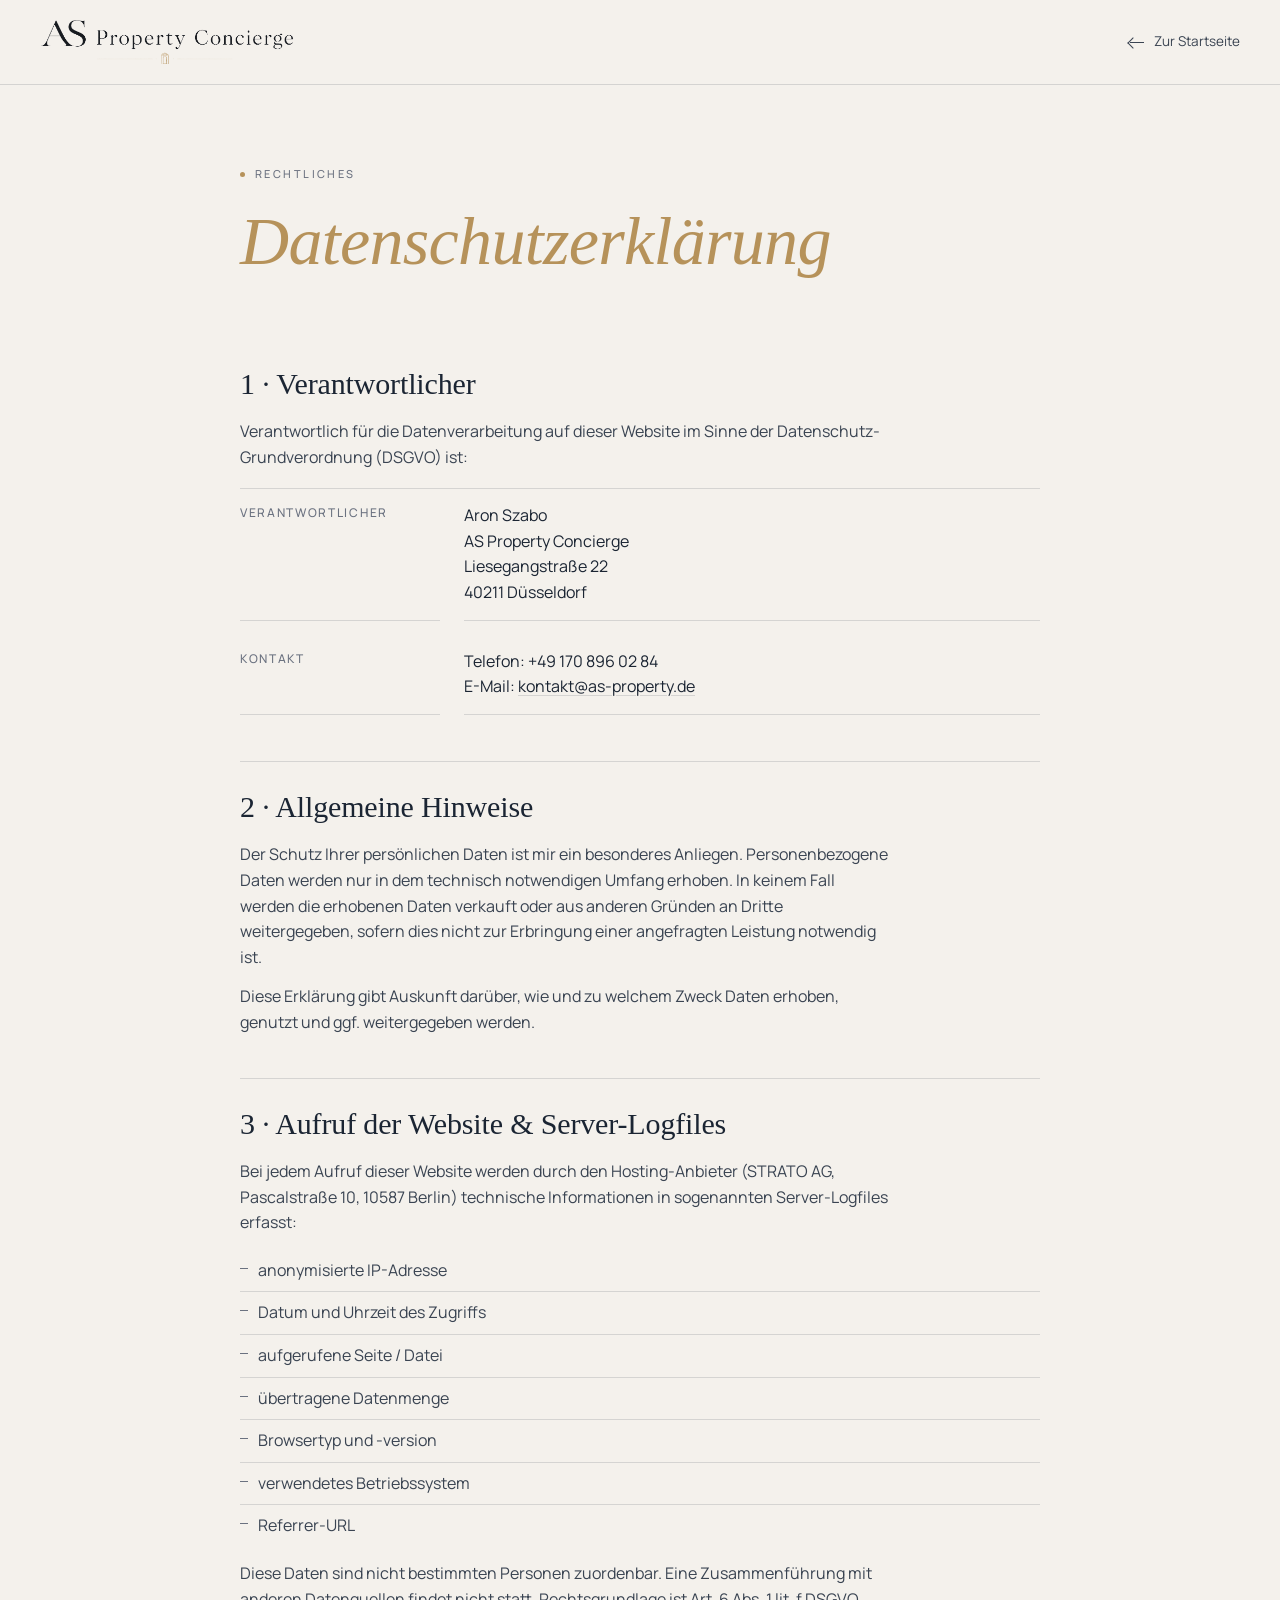
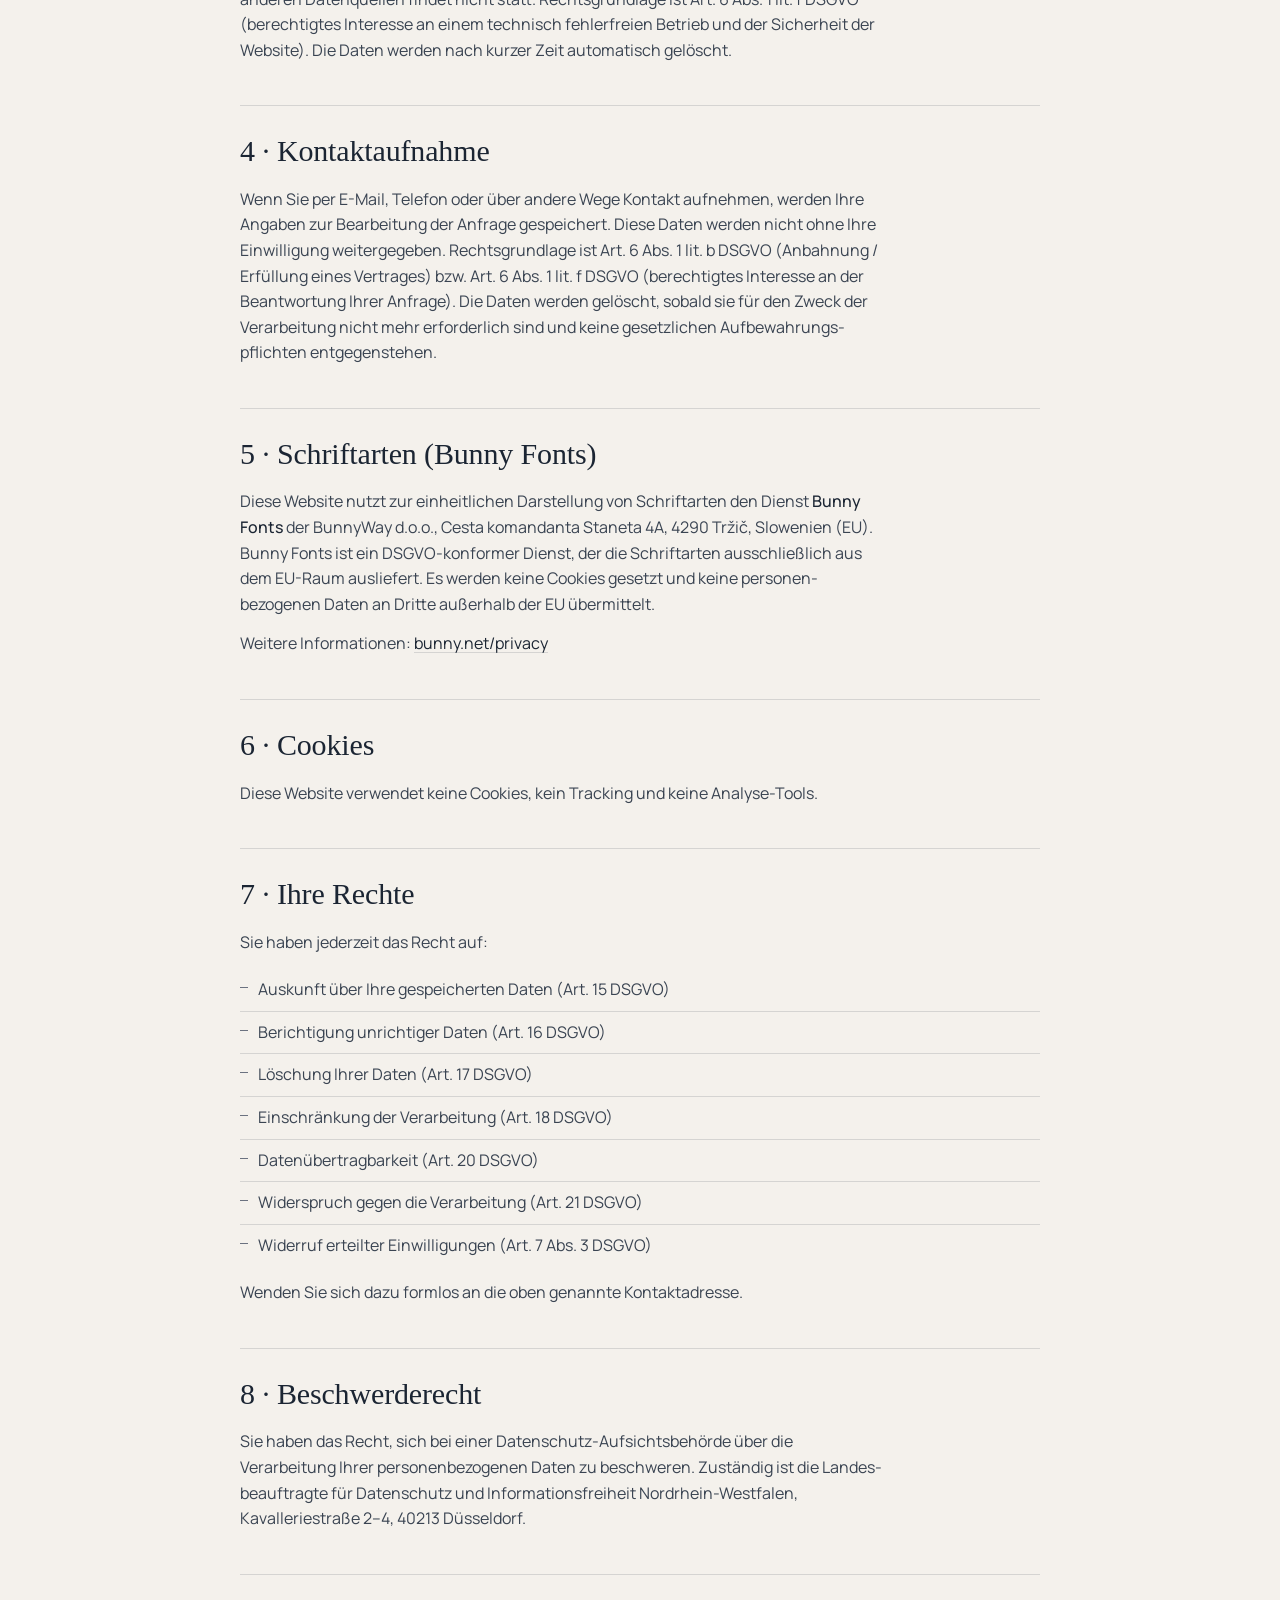
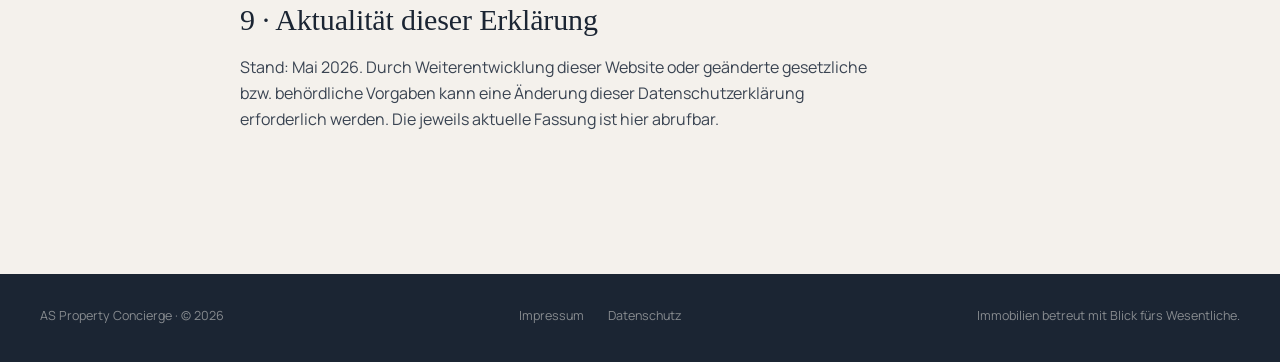
<file: datenschutz.html>
<!doctype html>
<html lang="de">
<head>
<meta charset="utf-8" />
<meta name="viewport" content="width=device-width, initial-scale=1" />
<title>Datenschutzerklärung · AS Property Concierge</title>
<meta name="robots" content="noindex, follow" />
<link rel="preconnect" href="https://fonts.bunny.net" crossorigin>
<link rel="stylesheet" href="https://fonts.bunny.net/css?family=cormorant-garamond:300,400,400i,500&family=manrope:300,400,500,600&display=swap">
<link rel="stylesheet" href="legal.css">
</head>
<body>

<nav class="nav">
  <div class="nav-inner">
    <a class="brand" href="index.html" aria-label="AS Property Concierge">
      <img src="assets/logo.png" alt="AS Property Concierge" />
    </a>
    <a class="nav-back" href="index.html"><span class="arr"></span> Zur Startseite</a>
  </div>
</nav>

<header class="page-header">
  <div class="wrap">
    <div class="eyebrow"><span class="dot"></span>Rechtliches</div>
    <h1><span class="it">Datenschutz­erklärung</span></h1>
  </div>
</header>

<main>
  <div class="wrap">

    <section>
      <h2>1 · Verantwortlicher</h2>
      <p>
        Verantwortlich für die Datenverarbeitung auf dieser Website im Sinne der Datenschutz-Grund­verordnung (DSGVO) ist:
      </p>
      <div class="kv">
        <div class="k">Verantwortlicher</div><div class="v">Aron Szabo<br>AS Property Concierge<br>Liesegangstraße 22<br>40211 Düsseldorf</div>
        <div class="k">Kontakt</div><div class="v">Telefon: +49 170 896 02 84<br>E-Mail: <a href="mailto:kontakt@as-property.de">kontakt@as-property.de</a></div>
      </div>
    </section>

    <section>
      <h2>2 · Allgemeine Hinweise</h2>
      <p>
        Der Schutz Ihrer persönlichen Daten ist mir ein besonderes Anliegen. Personen­bezogene Daten werden nur in dem technisch notwendigen Umfang erhoben. In keinem Fall werden die erhobenen Daten verkauft oder aus anderen Gründen an Dritte weitergegeben, sofern dies nicht zur Erbringung einer angefragten Leistung notwendig ist.
      </p>
      <p>
        Diese Erklärung gibt Auskunft darüber, wie und zu welchem Zweck Daten erhoben, genutzt und ggf. weitergegeben werden.
      </p>
    </section>

    <section>
      <h2>3 · Aufruf der Website &amp; Server-Logfiles</h2>
      <p>
        Bei jedem Aufruf dieser Website werden durch den Hosting-Anbieter (STRATO AG, Pascalstraße 10, 10587 Berlin) technische Informationen in sogenannten Server-Logfiles erfasst:
      </p>
      <ul class="clean">
        <li>anonymisierte IP-Adresse</li>
        <li>Datum und Uhrzeit des Zugriffs</li>
        <li>aufgerufene Seite / Datei</li>
        <li>übertragene Datenmenge</li>
        <li>Browsertyp und -version</li>
        <li>verwendetes Betriebssystem</li>
        <li>Referrer-URL</li>
      </ul>
      <p>
        Diese Daten sind nicht bestimmten Personen zuordenbar. Eine Zusammen­führung mit anderen Datenquellen findet nicht statt. Rechts­grundlage ist Art. 6 Abs. 1 lit. f DSGVO (berechtigtes Interesse an einem technisch fehlerfreien Betrieb und der Sicherheit der Website). Die Daten werden nach kurzer Zeit automatisch gelöscht.
      </p>
    </section>

    <section>
      <h2>4 · Kontaktaufnahme</h2>
      <p>
        Wenn Sie per E-Mail, Telefon oder über andere Wege Kontakt aufnehmen, werden Ihre Angaben zur Bearbeitung der Anfrage gespeichert. Diese Daten werden nicht ohne Ihre Einwilligung weitergegeben. Rechts­grundlage ist Art. 6 Abs. 1 lit. b DSGVO (Anbahnung / Erfüllung eines Vertrages) bzw. Art. 6 Abs. 1 lit. f DSGVO (berechtigtes Interesse an der Beantwortung Ihrer Anfrage). Die Daten werden gelöscht, sobald sie für den Zweck der Verarbeitung nicht mehr erforderlich sind und keine gesetzlichen Aufbewahrungs­pflichten entgegenstehen.
      </p>
    </section>

    <section>
      <h2>5 · Schriftarten (Bunny Fonts)</h2>
      <p>
        Diese Website nutzt zur einheitlichen Darstellung von Schriftarten den Dienst <strong>Bunny Fonts</strong> der BunnyWay d.o.o., Cesta komandanta Staneta 4A, 4290 Tržič, Slowenien (EU). Bunny Fonts ist ein DSGVO-konformer Dienst, der die Schriftarten ausschließlich aus dem EU-Raum ausliefert. Es werden keine Cookies gesetzt und keine personen­bezogenen Daten an Dritte außerhalb der EU übermittelt.
      </p>
      <p>
        Weitere Informationen: <a href="https://bunny.net/privacy" target="_blank" rel="noopener">bunny.net/privacy</a>
      </p>
    </section>

    <section>
      <h2>6 · Cookies</h2>
      <p>
        Diese Website verwendet keine Cookies, kein Tracking und keine Analyse-Tools.
      </p>
    </section>

    <section>
      <h2>7 · Ihre Rechte</h2>
      <p>Sie haben jederzeit das Recht auf:</p>
      <ul class="clean">
        <li>Auskunft über Ihre gespeicherten Daten (Art. 15 DSGVO)</li>
        <li>Berichtigung unrichtiger Daten (Art. 16 DSGVO)</li>
        <li>Löschung Ihrer Daten (Art. 17 DSGVO)</li>
        <li>Einschränkung der Verarbeitung (Art. 18 DSGVO)</li>
        <li>Datenübertragbarkeit (Art. 20 DSGVO)</li>
        <li>Widerspruch gegen die Verarbeitung (Art. 21 DSGVO)</li>
        <li>Widerruf erteilter Einwilligungen (Art. 7 Abs. 3 DSGVO)</li>
      </ul>
      <p>
        Wenden Sie sich dazu formlos an die oben genannte Kontaktadresse.
      </p>
    </section>

    <section>
      <h2>8 · Beschwerderecht</h2>
      <p>
        Sie haben das Recht, sich bei einer Datenschutz-Aufsichts­behörde über die Verarbeitung Ihrer personen­bezogenen Daten zu beschweren. Zuständig ist die Landes­beauftragte für Datenschutz und Informations­freiheit Nordrhein-Westfalen, Kavalleriestraße 2–4, 40213 Düsseldorf.
      </p>
    </section>

    <section>
      <h2>9 · Aktualität dieser Erklärung</h2>
      <p>
        Stand: Mai 2026. Durch Weiter­entwicklung dieser Website oder geänderte gesetzliche bzw. behördliche Vorgaben kann eine Änderung dieser Datenschutz­erklärung erforderlich werden. Die jeweils aktuelle Fassung ist hier abrufbar.
      </p>
    </section>

  </div>
</main>

<footer>
  <div class="foot-inner">
    <div>AS Property Concierge · © 2026</div>
    <div class="foot-links">
      <a href="impressum.html">Impressum</a>
      <a href="datenschutz.html">Datenschutz</a>
    </div>
    <div>Immobilien betreut mit Blick fürs Wesentliche.</div>
  </div>
</footer>

</body>
</html>
</file>
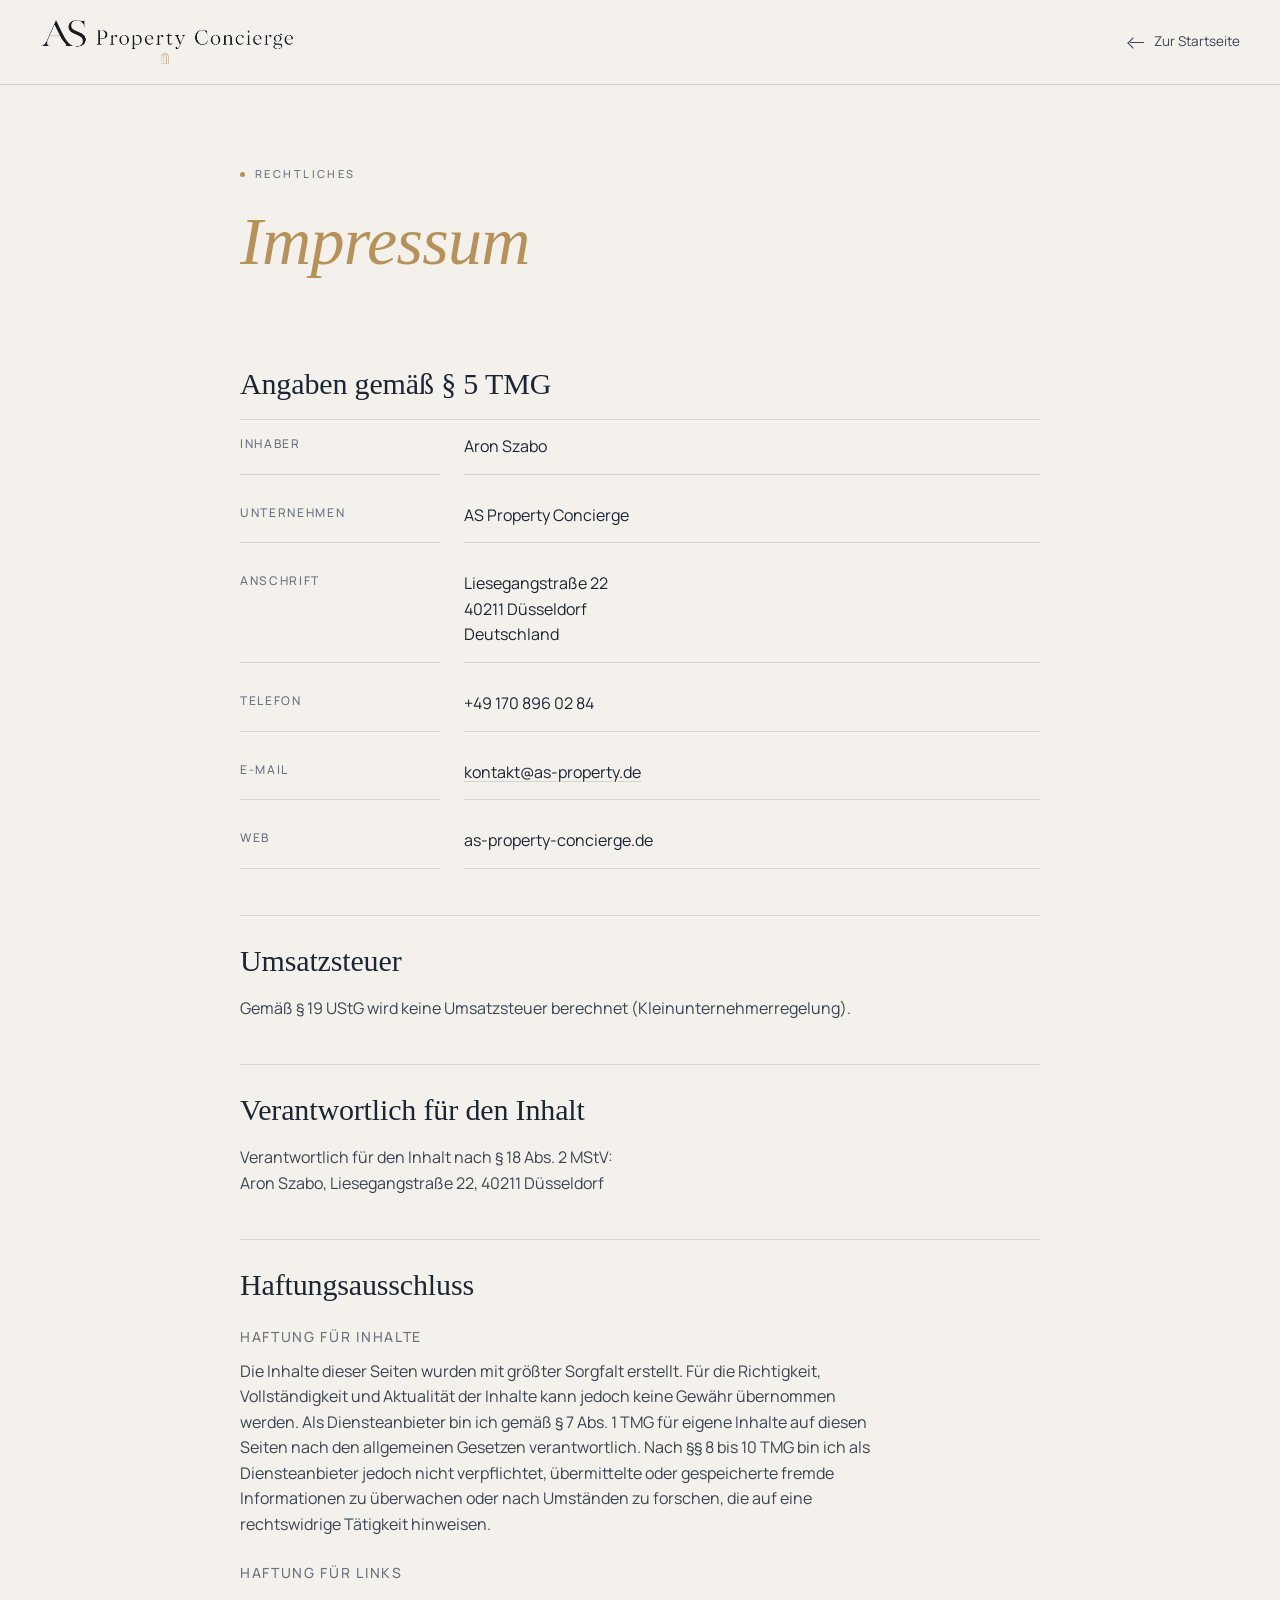
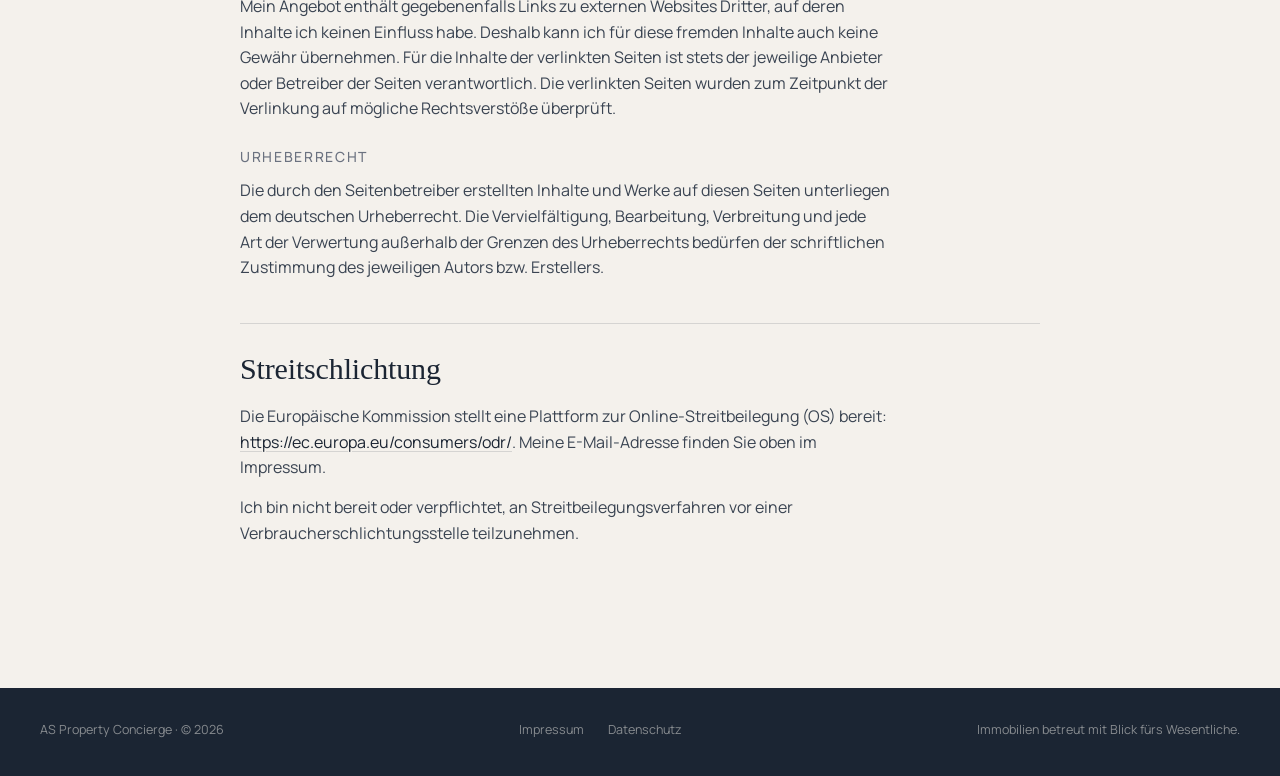
<file: impressum.html>
<!doctype html>
<html lang="de">
<head>
<meta charset="utf-8" />
<meta name="viewport" content="width=device-width, initial-scale=1" />
<title>Impressum · AS Property Concierge</title>
<meta name="robots" content="noindex, follow" />
<link rel="preconnect" href="https://fonts.bunny.net" crossorigin>
<link rel="stylesheet" href="https://fonts.bunny.net/css?family=cormorant-garamond:300,400,400i,500&family=manrope:300,400,500,600&display=swap">
<link rel="stylesheet" href="legal.css">
</head>
<body>

<nav class="nav">
  <div class="nav-inner">
    <a class="brand" href="index.html" aria-label="AS Property Concierge">
      <img src="assets/logo.png" alt="AS Property Concierge" />
    </a>
    <a class="nav-back" href="index.html"><span class="arr"></span> Zur Startseite</a>
  </div>
</nav>

<header class="page-header">
  <div class="wrap">
    <div class="eyebrow"><span class="dot"></span>Rechtliches</div>
    <h1><span class="it">Impressum</span></h1>
  </div>
</header>

<main>
  <div class="wrap">

    <section>
      <h2>Angaben gemäß § 5 TMG</h2>
      <div class="kv">
        <div class="k">Inhaber</div><div class="v">Aron Szabo</div>
        <div class="k">Unternehmen</div><div class="v">AS Property Concierge</div>
        <div class="k">Anschrift</div><div class="v">Liesegangstraße 22<br>40211 Düsseldorf<br>Deutschland</div>
        <div class="k">Telefon</div><div class="v">+49 170 896 02 84</div>
        <div class="k">E-Mail</div><div class="v"><a href="mailto:kontakt@as-property.de">kontakt@as-property.de</a></div>
        <div class="k">Web</div><div class="v">as-property-concierge.de</div>
      </div>
    </section>

    <section>
      <h2>Umsatzsteuer</h2>
      <p>
        Gemäß § 19 UStG wird keine Umsatzsteuer berechnet (Kleinunternehmer­regelung).
      </p>
    </section>

    <section>
      <h2>Verantwortlich für den Inhalt</h2>
      <p>
        Verantwortlich für den Inhalt nach § 18 Abs. 2 MStV:<br>
        Aron Szabo, Liesegangstraße 22, 40211 Düsseldorf
      </p>
    </section>

    <section>
      <h2>Haftungsausschluss</h2>

      <h3>Haftung für Inhalte</h3>
      <p>
        Die Inhalte dieser Seiten wurden mit größter Sorgfalt erstellt. Für die Richtigkeit, Vollständigkeit und Aktualität der Inhalte kann jedoch keine Gewähr übernommen werden. Als Diensteanbieter bin ich gemäß § 7 Abs. 1 TMG für eigene Inhalte auf diesen Seiten nach den allgemeinen Gesetzen verantwortlich. Nach §§ 8 bis 10 TMG bin ich als Diensteanbieter jedoch nicht verpflichtet, übermittelte oder gespeicherte fremde Informationen zu überwachen oder nach Umständen zu forschen, die auf eine rechtswidrige Tätigkeit hinweisen.
      </p>

      <h3>Haftung für Links</h3>
      <p>
        Mein Angebot enthält gegebenenfalls Links zu externen Websites Dritter, auf deren Inhalte ich keinen Einfluss habe. Deshalb kann ich für diese fremden Inhalte auch keine Gewähr übernehmen. Für die Inhalte der verlinkten Seiten ist stets der jeweilige Anbieter oder Betreiber der Seiten verantwortlich. Die verlinkten Seiten wurden zum Zeitpunkt der Verlinkung auf mögliche Rechtsverstöße überprüft.
      </p>

      <h3>Urheberrecht</h3>
      <p>
        Die durch den Seitenbetreiber erstellten Inhalte und Werke auf diesen Seiten unterliegen dem deutschen Urheberrecht. Die Vervielfältigung, Bearbeitung, Verbreitung und jede Art der Verwertung außerhalb der Grenzen des Urheberrechts bedürfen der schriftlichen Zustimmung des jeweiligen Autors bzw. Erstellers.
      </p>
    </section>

    <section>
      <h2>Streitschlichtung</h2>
      <p>
        Die Europäische Kommission stellt eine Plattform zur Online-Streitbeilegung (OS) bereit: <a href="https://ec.europa.eu/consumers/odr/" target="_blank" rel="noopener">https://ec.europa.eu/consumers/odr/</a>. Meine E-Mail-Adresse finden Sie oben im Impressum.
      </p>
      <p>
        Ich bin nicht bereit oder verpflichtet, an Streitbeilegungs­verfahren vor einer Verbraucher­schlichtungs­stelle teilzunehmen.
      </p>
    </section>

  </div>
</main>

<footer>
  <div class="foot-inner">
    <div>AS Property Concierge · © 2026</div>
    <div class="foot-links">
      <a href="impressum.html">Impressum</a>
      <a href="datenschutz.html">Datenschutz</a>
    </div>
    <div>Immobilien betreut mit Blick fürs Wesentliche.</div>
  </div>
</footer>

</body>
</html>
</file>
<file: legal.css>
/* Shared styles for legal pages (Impressum, Datenschutz) */
:root{
  --paper:#F4F1EC;
  --paper-2:#EAE5DC;
  --ink:#1B2533;
  --ink-2:#3A4452;
  --ink-3:#6B7280;
  --rule:rgba(27,37,51,.14);
  --accent:#B6925A;
  --serif:"Cormorant Garamond", "EB Garamond", Georgia, serif;
  --sans:"Manrope", -apple-system, BlinkMacSystemFont, "Helvetica Neue", Arial, sans-serif;
}
*{box-sizing:border-box}
html,body{margin:0;padding:0;background:var(--paper);color:var(--ink);font-family:var(--sans);font-weight:400;font-size:16px;line-height:1.6;-webkit-font-smoothing:antialiased;text-rendering:optimizeLegibility}
::selection{background:var(--ink);color:var(--paper)}
a{color:var(--ink);text-decoration:underline;text-decoration-color:var(--rule);text-underline-offset:3px;transition:color .2s}
a:hover{color:var(--accent)}

.wrap{max-width:880px;margin:0 auto;padding:0 40px}
@media (max-width:720px){ .wrap{padding:0 22px} }

/* Nav */
.nav{position:sticky;top:0;z-index:50;background:rgba(244,241,236,.88);backdrop-filter:saturate(140%) blur(10px);-webkit-backdrop-filter:saturate(140%) blur(10px);border-bottom:1px solid var(--rule)}
.nav-inner{display:flex;align-items:center;justify-content:space-between;height:84px;max-width:1320px;margin:0 auto;padding:0 40px}
@media (max-width:720px){ .nav-inner{padding:0 22px;height:72px} }
.brand{display:flex;align-items:center;gap:12px;text-decoration:none}
.brand img{height:46px;width:auto;display:block}
@media (max-width:720px){ .brand img{height:34px} }
.nav-back{font-family:var(--sans);font-size:13.5px;color:var(--ink-2);text-decoration:none;display:inline-flex;align-items:center;gap:10px}
.nav-back:hover{color:var(--accent)}
.nav-back .arr{display:inline-block;width:14px;height:1px;background:currentColor;position:relative}
.nav-back .arr::before{content:"";position:absolute;left:-1px;top:-3px;width:7px;height:7px;border-left:1px solid currentColor;border-bottom:1px solid currentColor;transform:rotate(45deg)}

/* Page header */
.page-header{padding:80px 0 40px}
.eyebrow{font-family:var(--sans);font-size:11px;font-weight:500;letter-spacing:.22em;text-transform:uppercase;color:var(--ink-3)}
.eyebrow .dot{display:inline-block;width:5px;height:5px;background:var(--accent);border-radius:50%;vertical-align:middle;margin-right:10px;transform:translateY(-1px)}
h1{font-family:var(--serif);font-weight:400;font-size:clamp(40px,5.5vw,68px);line-height:1;letter-spacing:-.01em;margin:24px 0 0;color:var(--ink)}
h1 .it{font-style:italic;color:var(--accent);font-weight:300}

/* Body */
main{padding:24px 0 100px}
section{padding:28px 0;border-top:1px solid var(--rule)}
section:first-of-type{border-top:none}
h2{font-family:var(--serif);font-weight:400;font-size:clamp(22px,2.4vw,30px);line-height:1.15;letter-spacing:-.005em;margin:0 0 18px;color:var(--ink)}
h3{font-family:var(--sans);font-weight:500;font-size:14px;letter-spacing:.12em;text-transform:uppercase;color:var(--ink-3);margin:24px 0 10px}
p{margin:0 0 14px;color:var(--ink-2);max-width:65ch}
strong{font-weight:500;color:var(--ink)}

.kv{display:grid;grid-template-columns:200px 1fr;gap:14px 24px;margin:18px 0;border-top:1px solid var(--rule)}
.kv > *{padding:14px 0;border-bottom:1px solid var(--rule)}
.kv .k{font-size:12px;letter-spacing:.14em;text-transform:uppercase;color:var(--ink-3);font-weight:500}
.kv .v{color:var(--ink);font-family:var(--sans)}
@media (max-width:600px){ .kv{grid-template-columns:1fr;gap:0} .kv .k{padding-bottom:4px;border-bottom:none} .kv .v{padding-top:0} }

ul.clean{list-style:none;padding:0;margin:10px 0 14px}
ul.clean li{padding:8px 0 8px 18px;position:relative;color:var(--ink-2);border-bottom:1px solid var(--rule)}
ul.clean li::before{content:"";position:absolute;left:0;top:18px;width:8px;height:1px;background:var(--ink-3)}
ul.clean li:last-child{border-bottom:none}

/* Footer */
footer{background:var(--ink);color:rgba(244,241,236,.5);padding:32px 0 36px}
footer a{color:rgba(244,241,236,.5);text-decoration:none}
footer a:hover{color:var(--paper)}
.foot-inner{display:flex;justify-content:space-between;align-items:center;flex-wrap:wrap;gap:18px;font-size:12.5px;max-width:1320px;margin:0 auto;padding:0 40px}
@media (max-width:720px){ .foot-inner{padding:0 22px} }
.foot-links{display:flex;gap:24px}
</file>
